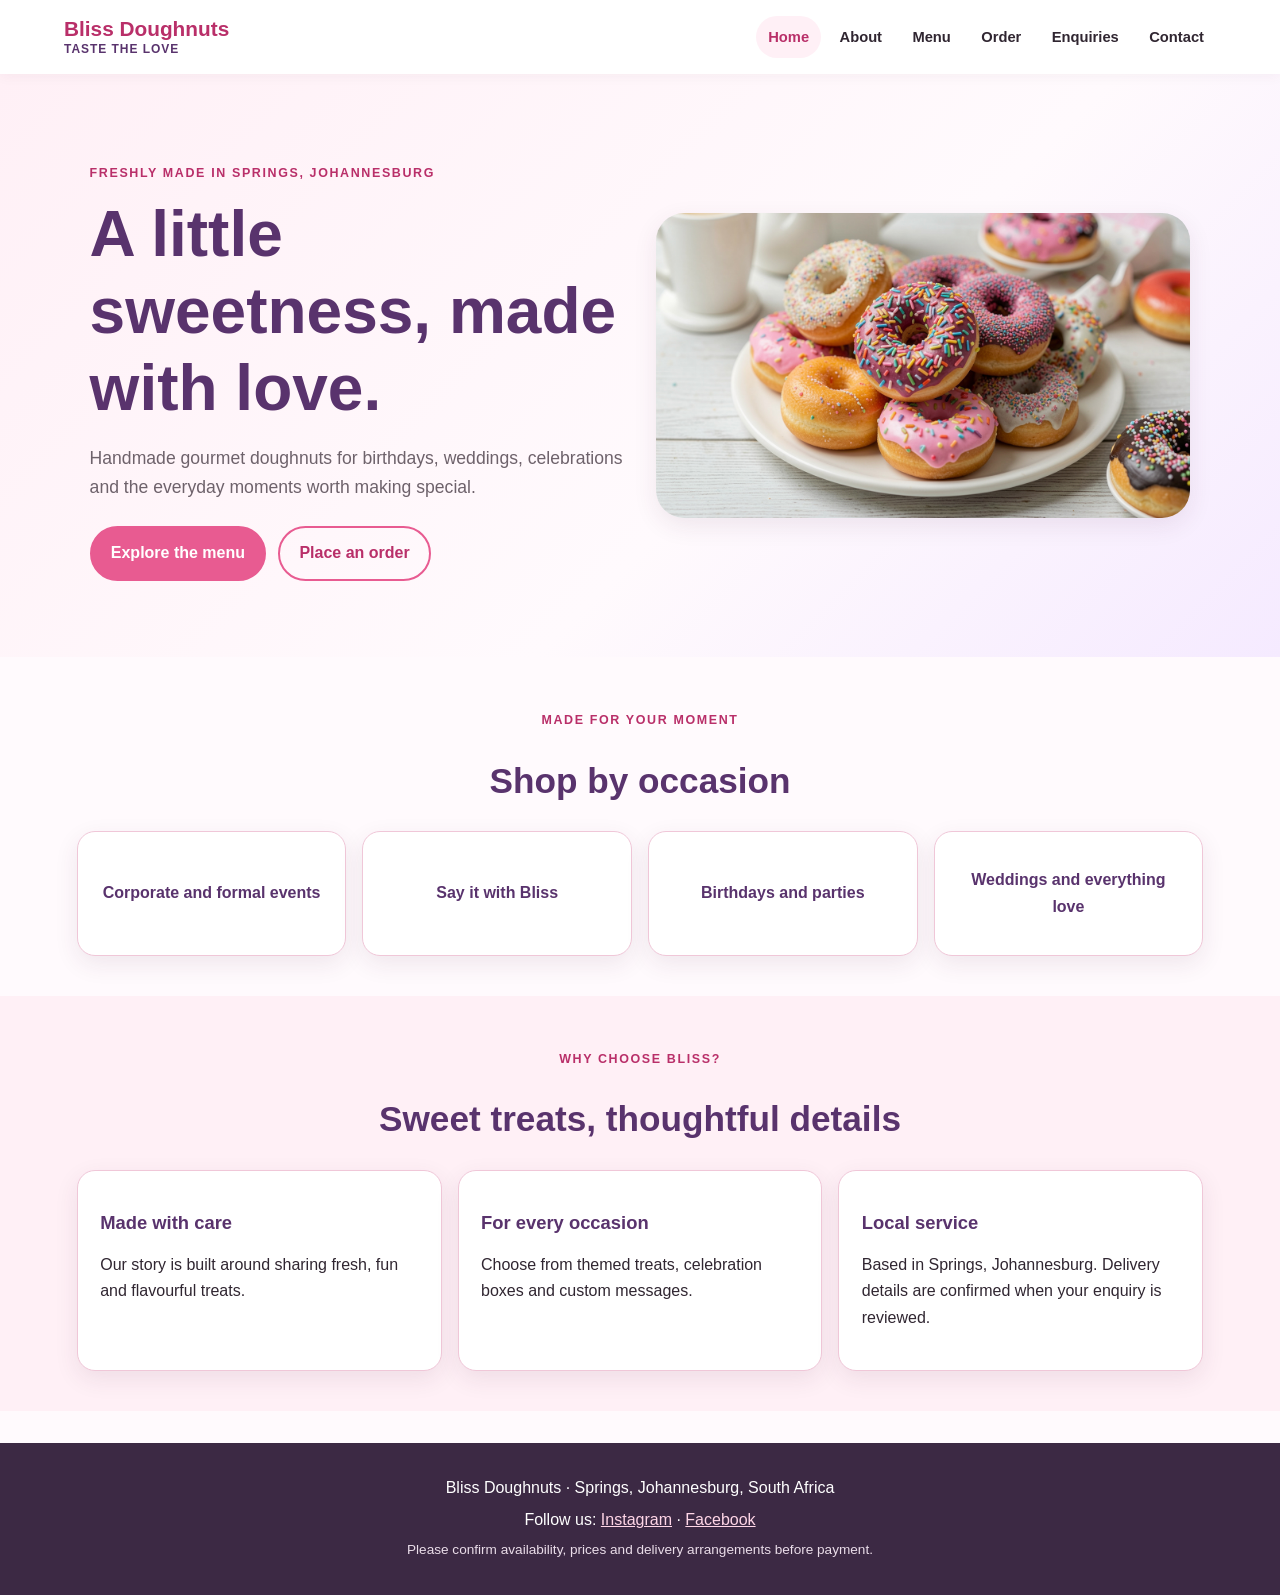
<file: bliss_doughnuts_part3/index.html>
<!DOCTYPE html>
<html lang="en-ZA">
<head>
  <meta charset="UTF-8">
  <meta name="viewport" content="width=device-width, initial-scale=1">
  <title>Bliss Doughnuts | Handmade Gourmet Doughnuts in Springs</title>
  <meta name="description" content="Discover fresh, handmade gourmet doughnuts from Bliss Doughnuts in Springs, Johannesburg. Order treats for birthdays, weddings and special occasions.">
  <meta name="keywords" content="Bliss Doughnuts, gourmet doughnuts Springs, doughnuts Johannesburg, birthday doughnuts, wedding doughnuts, order doughnuts online">
  <meta name="robots" content="index, follow">
  <link rel="canonical" href="https://otilemadonsela-prog.github.io/bliss-doughnuts/index.html">
  <link rel="stylesheet" href="style.css"href="style.css">
  <script src="script.js" defer></script>
</head>
<body>
  <a class="skip-link" href="#main">Skip to content</a>
  <header class="site-header">
    <a class="brand" href="index.html" aria-label="Bliss Doughnuts home">Bliss Doughnuts <span>Taste the love</span></a>
    <button class="menu-toggle" type="button" aria-expanded="false" aria-controls="site-nav">☰ <span class="sr-only">Toggle navigation</span></button>
    <nav id="site-nav" class="site-nav" aria-label="Main navigation">
      <a href="index.html" aria-current="page">Home</a>
      <a href="about.html">About</a>
      <a href="menu.html">Menu</a>
      <a href="order.html">Order</a>
      <a href="enquiry.html">Enquiries</a>
      <a href="contact.html">Contact</a>
    </nav>
  </header>
  <main id="main">
    <section class="hero">
      <div class="hero-copy">
        <p class="eyebrow">Freshly made in Springs, Johannesburg</p>
        <h1>A little sweetness, made with love.</h1>
        <p>Handmade gourmet doughnuts for birthdays, weddings, celebrations and the everyday moments worth making special.</p>
        <div class="button-row"><a class="button" href="menu.html">Explore the menu</a><a class="button button-outline" href="order.html">Place an order</a></div>
      </div>
      <img class="hero-image" src="images/magnific_doughnuts_rggCAjTxtc.jpg" alt="Freshly decorated gourmet doughnuts from Bliss Doughnuts" width="700" height="500">
    </section>
    <section class="section">
      <div class="section-heading"><p class="eyebrow">Made for your moment</p><h2>Shop by occasion</h2></div>
      <div class="occasion-grid">
        <a class="occasion-card" href="menu.html#corporate">Corporate and formal events</a>
        <a class="occasion-card" href="menu.html#messages">Say it with Bliss</a>
        <a class="occasion-card" href="menu.html#birthdays">Birthdays and parties</a>
        <a class="occasion-card" href="menu.html#weddings">Weddings and everything love</a>
      </div>
    </section>
    <section class="section highlight">
      <p class="eyebrow">Why choose Bliss?</p><h2>Sweet treats, thoughtful details</h2>
      <div class="feature-grid">
        <article><h3>Made with care</h3><p>Our story is built around sharing fresh, fun and flavourful treats.</p></article>
        <article><h3>For every occasion</h3><p>Choose from themed treats, celebration boxes and custom messages.</p></article>
        <article><h3>Local service</h3><p>Based in Springs, Johannesburg. Delivery details are confirmed when your enquiry is reviewed.</p></article>
      </div>
    </section>
  </main>
  <footer class="site-footer"><p>Bliss Doughnuts · Springs, Johannesburg, South Africa</p><p>Follow us: <a href="https://instagram.com/blissdoughnut" target="_blank" rel="noopener noreferrer">Instagram</a> · <a href="https://facebook.com/blissdoughnut" target="_blank" rel="noopener noreferrer">Facebook</a></p><p class="small">Please confirm availability, prices and delivery arrangements before payment.</p></footer>
</body>
</html>
</file>
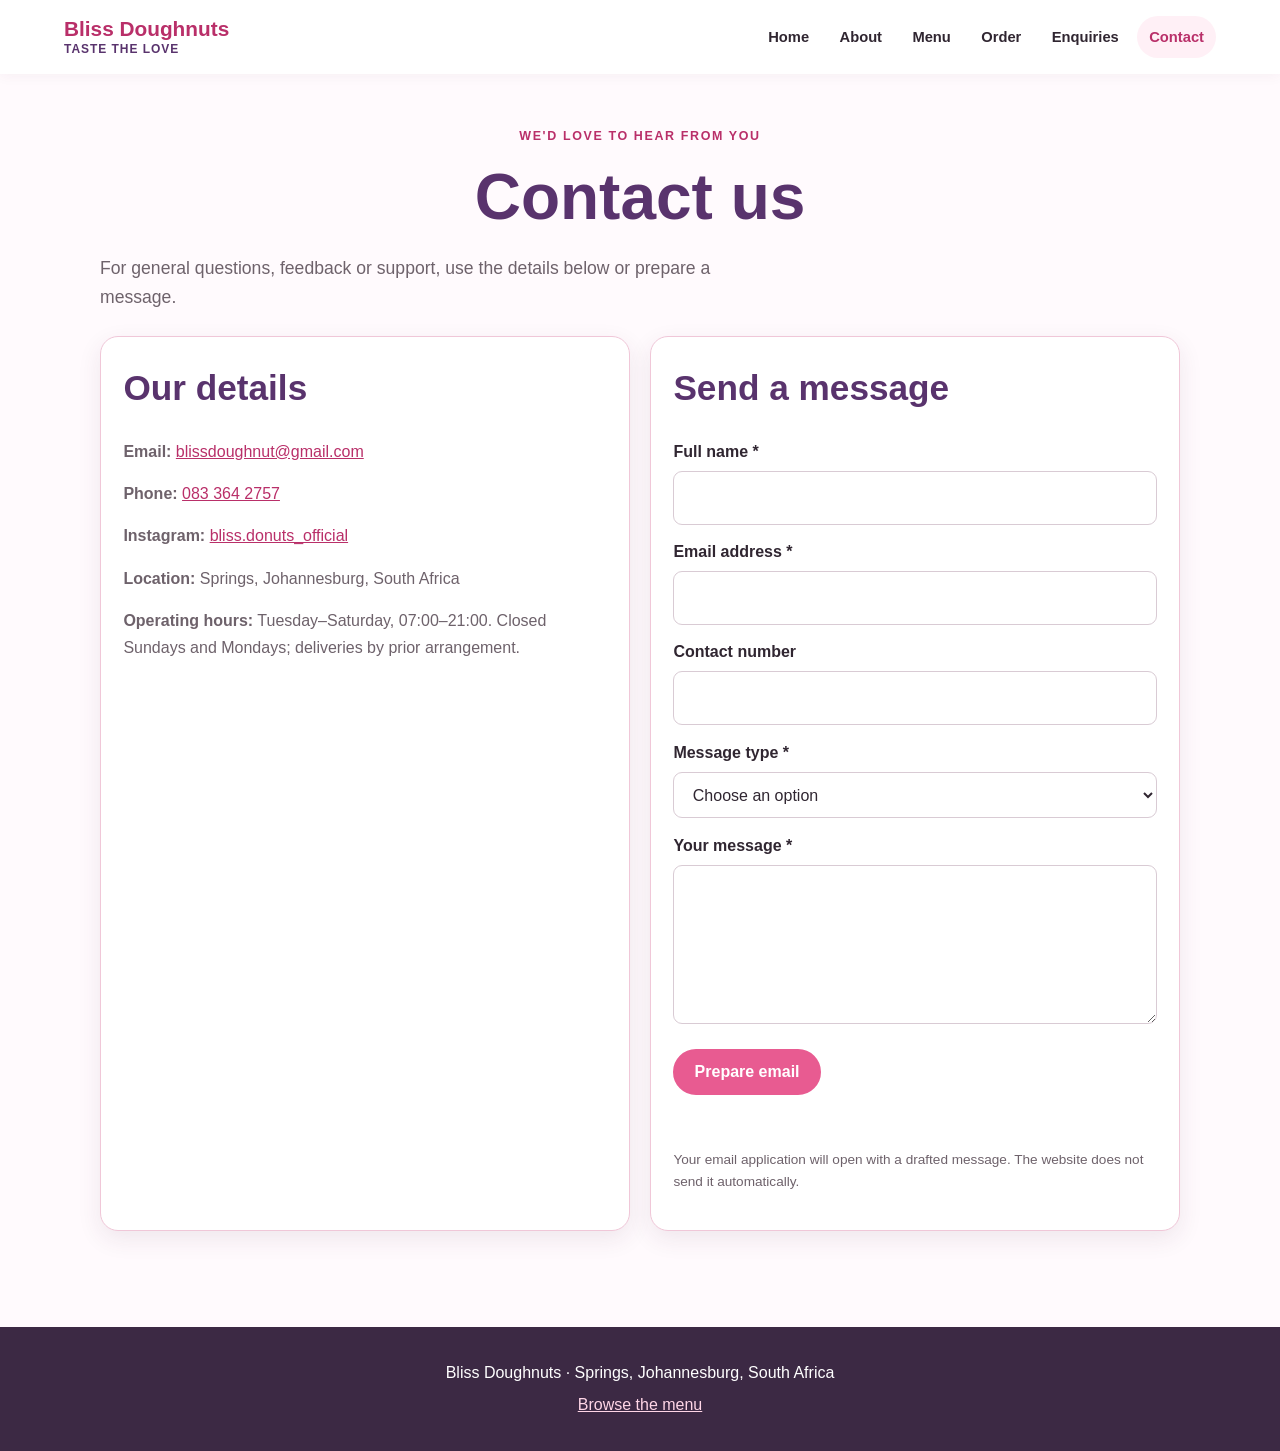
<file: contact.html>
<!DOCTYPE html>
<html lang="en-ZA">
<head>
  <meta charset="UTF-8"><meta name="viewport" content="width=device-width, initial-scale=1">
  <title>Contact Bliss Doughnuts | Springs, Johannesburg</title>
  <meta name="description" content="Contact Bliss Doughnuts in Springs, Johannesburg, by email or phone, or prepare a general message using the contact form.">
  <meta name="keywords" content="contact Bliss Doughnuts, doughnut shop Springs, Bliss Doughnuts email and phone">
  <meta name="robots" content="index, follow"><link rel="canonical" href="https://example.com/contact.html">
  <link rel="stylesheet" href="style.css"><script src="script.js" defer></script>
</head>
<body>
  <a class="skip-link" href="#main">Skip to content</a>
  <header class="site-header"><a class="brand" href="index.html">Bliss Doughnuts <span>Taste the love</span></a><button class="menu-toggle" type="button" aria-expanded="false" aria-controls="site-nav">☰ <span class="sr-only">Toggle navigation</span></button><nav id="site-nav" class="site-nav" aria-label="Main navigation"><a href="index.html">Home</a><a href="about.html">About</a><a href="menu.html">Menu</a><a href="order.html">Order</a><a href="enquiry.html">Enquiries</a><a href="contact.html" aria-current="page">Contact</a></nav></header>
  <main id="main" class="content-wrap">
    <p class="eyebrow">We'd love to hear from you</p><h1>Contact us</h1><p class="lead">For general questions, feedback or support, use the details below or prepare a message.</p>
    <div class="two-column">
      <section class="panel"><h2>Our details</h2><p><strong>Email:</strong> <a href="mailto:blissdoughnut@gmail.com">blissdoughnut@gmail.com</a></p><p><strong>Phone:</strong> <a href="tel:+27833642757">083 364 2757</a></p><p><strong>Instagram:</strong> <a href="https://www.instagram.com/bliss.donuts_official" target="_blank" rel="noopener noreferrer">bliss.donuts_official</a></p><p><strong>Location:</strong> Springs, Johannesburg, South Africa</p><p><strong>Operating hours:</strong> Tuesday–Saturday, 07:00–21:00. Closed Sundays and Mondays; deliveries by prior arrangement.</p></section>
      <section class="panel"><h2>Send a message</h2><form id="contact-form" class="contact-form" novalidate>
        <label for="contact-name">Full name *</label><input id="contact-name" name="name" type="text" autocomplete="name" minlength="2" required>
        <label for="contact-email">Email address *</label><input id="contact-email" name="email" type="email" autocomplete="email" required>
        <label for="contact-phone">Contact number</label><input id="contact-phone" name="phone" type="tel" autocomplete="tel" pattern="[0-9+() -]{7,20}" title="Enter a valid phone number using 7 to 20 digits or common phone symbols.">
        <label for="contact-type">Message type *</label><select id="contact-type" name="type" required><option value="">Choose an option</option><option>General enquiry</option><option>Customer support</option><option>Feedback</option><option>Complaint</option><option>Other</option></select>
        <label for="contact-message">Your message *</label><textarea id="contact-message" name="message" rows="5" minlength="10" required></textarea>
        <button class="button" type="submit">Prepare email</button><p id="contact-status" class="form-message" role="status" aria-live="polite"></p>
        <p class="small">Your email application will open with a drafted message. The website does not send it automatically.</p>
      </form></section>
    </div>
  </main>
  <footer class="site-footer"><p>Bliss Doughnuts · Springs, Johannesburg, South Africa</p><p><a href="menu.html">Browse the menu</a></p></footer>
</body>
</html>
</file>
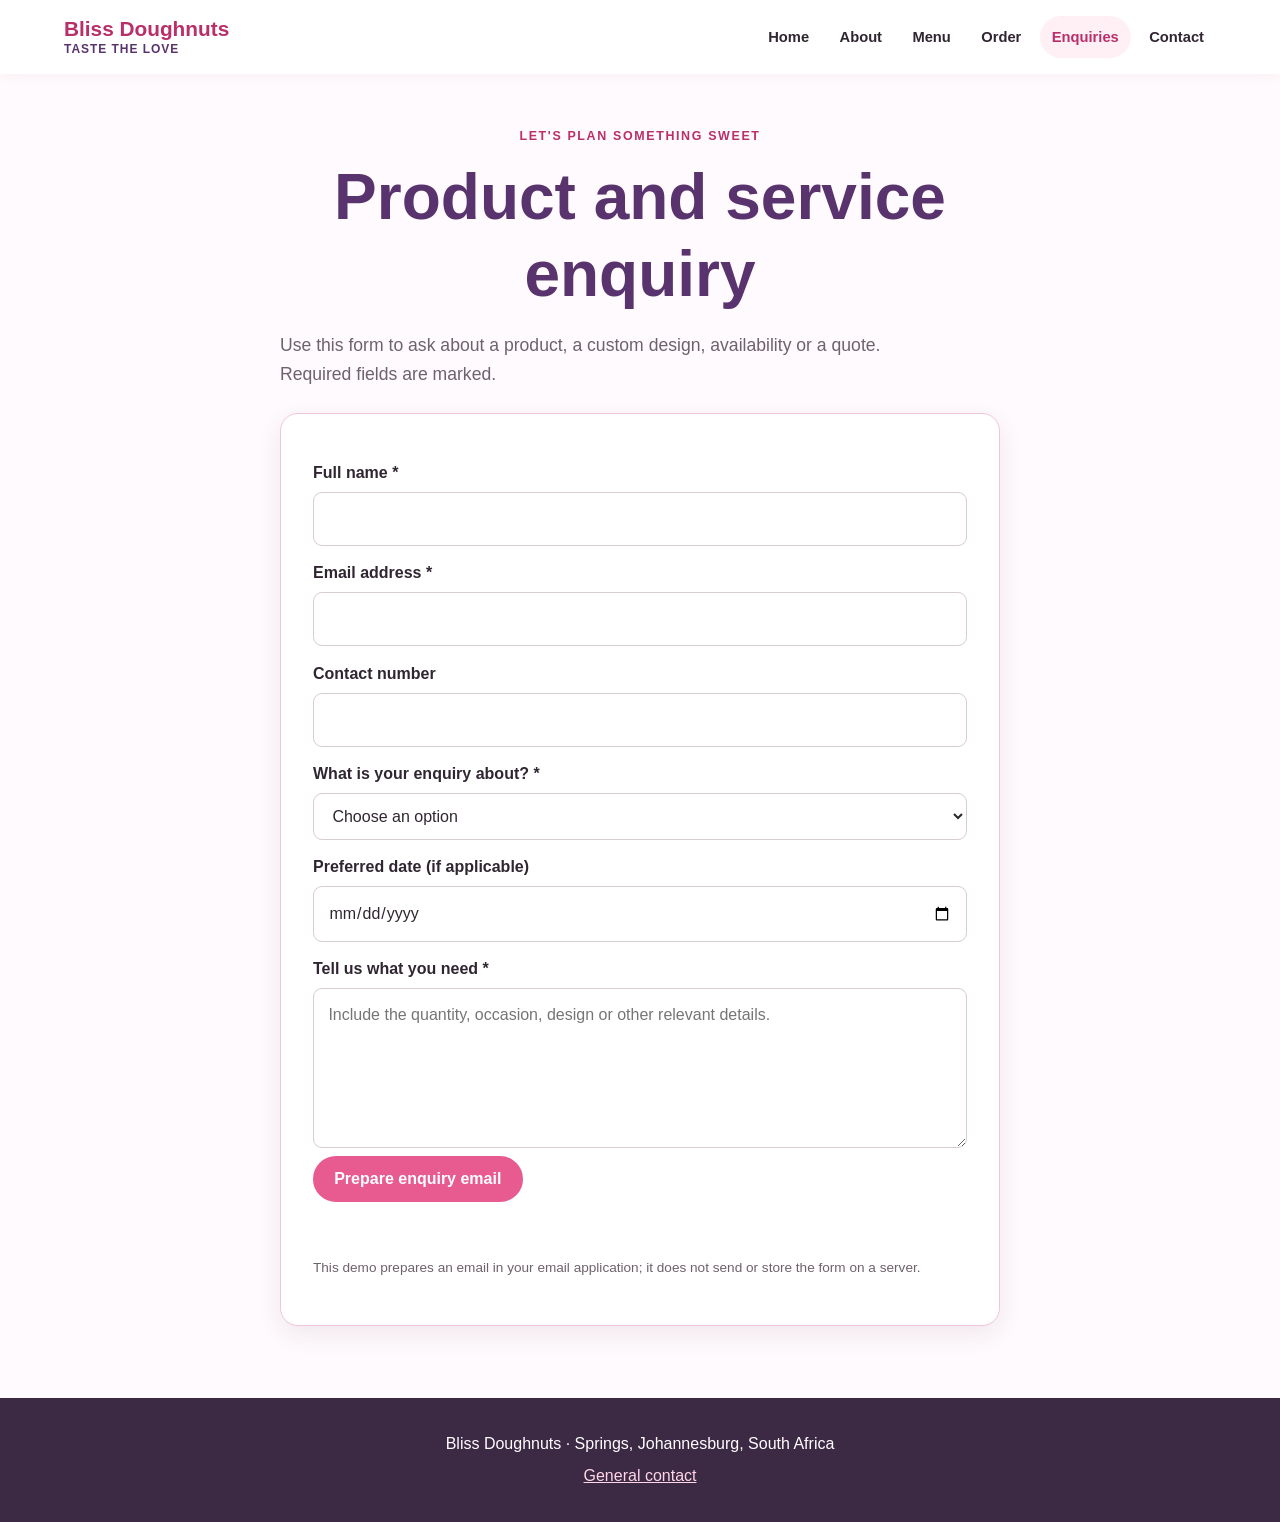
<file: enquiry.html>
<!DOCTYPE html>
<html lang="en-ZA">
<head>
  <meta charset="UTF-8"><meta name="viewport" content="width=device-width, initial-scale=1">
  <title>Product and Service Enquiries | Bliss Doughnuts</title>
  <meta name="description" content="Ask Bliss Doughnuts about product availability, custom designs, prices, sponsorships or volunteering opportunities.">
  <meta name="keywords" content="doughnut enquiry Springs, custom doughnut quote, Bliss Doughnuts availability">
  <meta name="robots" content="index, follow"><link rel="canonical" href="https://example.com/enquiry.html">
  <link rel="stylesheet" href="style.css"><script src="script.js" defer></script>
</head>
<body>
  <a class="skip-link" href="#main">Skip to content</a>
  <header class="site-header"><a class="brand" href="index.html">Bliss Doughnuts <span>Taste the love</span></a><button class="menu-toggle" type="button" aria-expanded="false" aria-controls="site-nav">☰ <span class="sr-only">Toggle navigation</span></button><nav id="site-nav" class="site-nav" aria-label="Main navigation"><a href="index.html">Home</a><a href="about.html">About</a><a href="menu.html">Menu</a><a href="order.html">Order</a><a href="enquiry.html" aria-current="page">Enquiries</a><a href="contact.html">Contact</a></nav></header>
  <main id="main" class="content-wrap narrow">
    <p class="eyebrow">Let's plan something sweet</p><h1>Product and service enquiry</h1><p class="lead">Use this form to ask about a product, a custom design, availability or a quote. Required fields are marked.</p>
    <form id="enquiry-form" class="form-card" novalidate>
      <label for="enquiry-name">Full name *</label><input id="enquiry-name" name="name" type="text" autocomplete="name" minlength="2" required>
      <label for="enquiry-email">Email address *</label><input id="enquiry-email" name="email" type="email" autocomplete="email" required>
      <label for="enquiry-phone">Contact number</label><input id="enquiry-phone" name="phone" type="tel" autocomplete="tel" pattern="[0-9+() -]{7,20}" title="Enter a valid phone number using 7 to 20 digits or common phone symbols.">
      <label for="enquiry-type">What is your enquiry about? *</label><select id="enquiry-type" name="type" required><option value="">Choose an option</option><option>Product availability</option><option>Custom doughnut design</option><option>Price quote</option><option>Sponsorship</option><option>Volunteering</option><option>Other</option></select>
      <label for="enquiry-date">Preferred date (if applicable)</label><input id="enquiry-date" name="date" type="date">
      <label for="enquiry-details">Tell us what you need *</label><textarea id="enquiry-details" name="details" rows="5" minlength="10" required placeholder="Include the quantity, occasion, design or other relevant details."></textarea>
      <button class="button" type="submit">Prepare enquiry email</button><p class="form-message" id="enquiry-message" role="status" aria-live="polite"></p>
      <p class="small">This demo prepares an email in your email application; it does not send or store the form on a server.</p>
    </form>
  </main>
  <footer class="site-footer"><p>Bliss Doughnuts · Springs, Johannesburg, South Africa</p><p><a href="contact.html">General contact</a></p></footer>
</body>
</html>
</file>
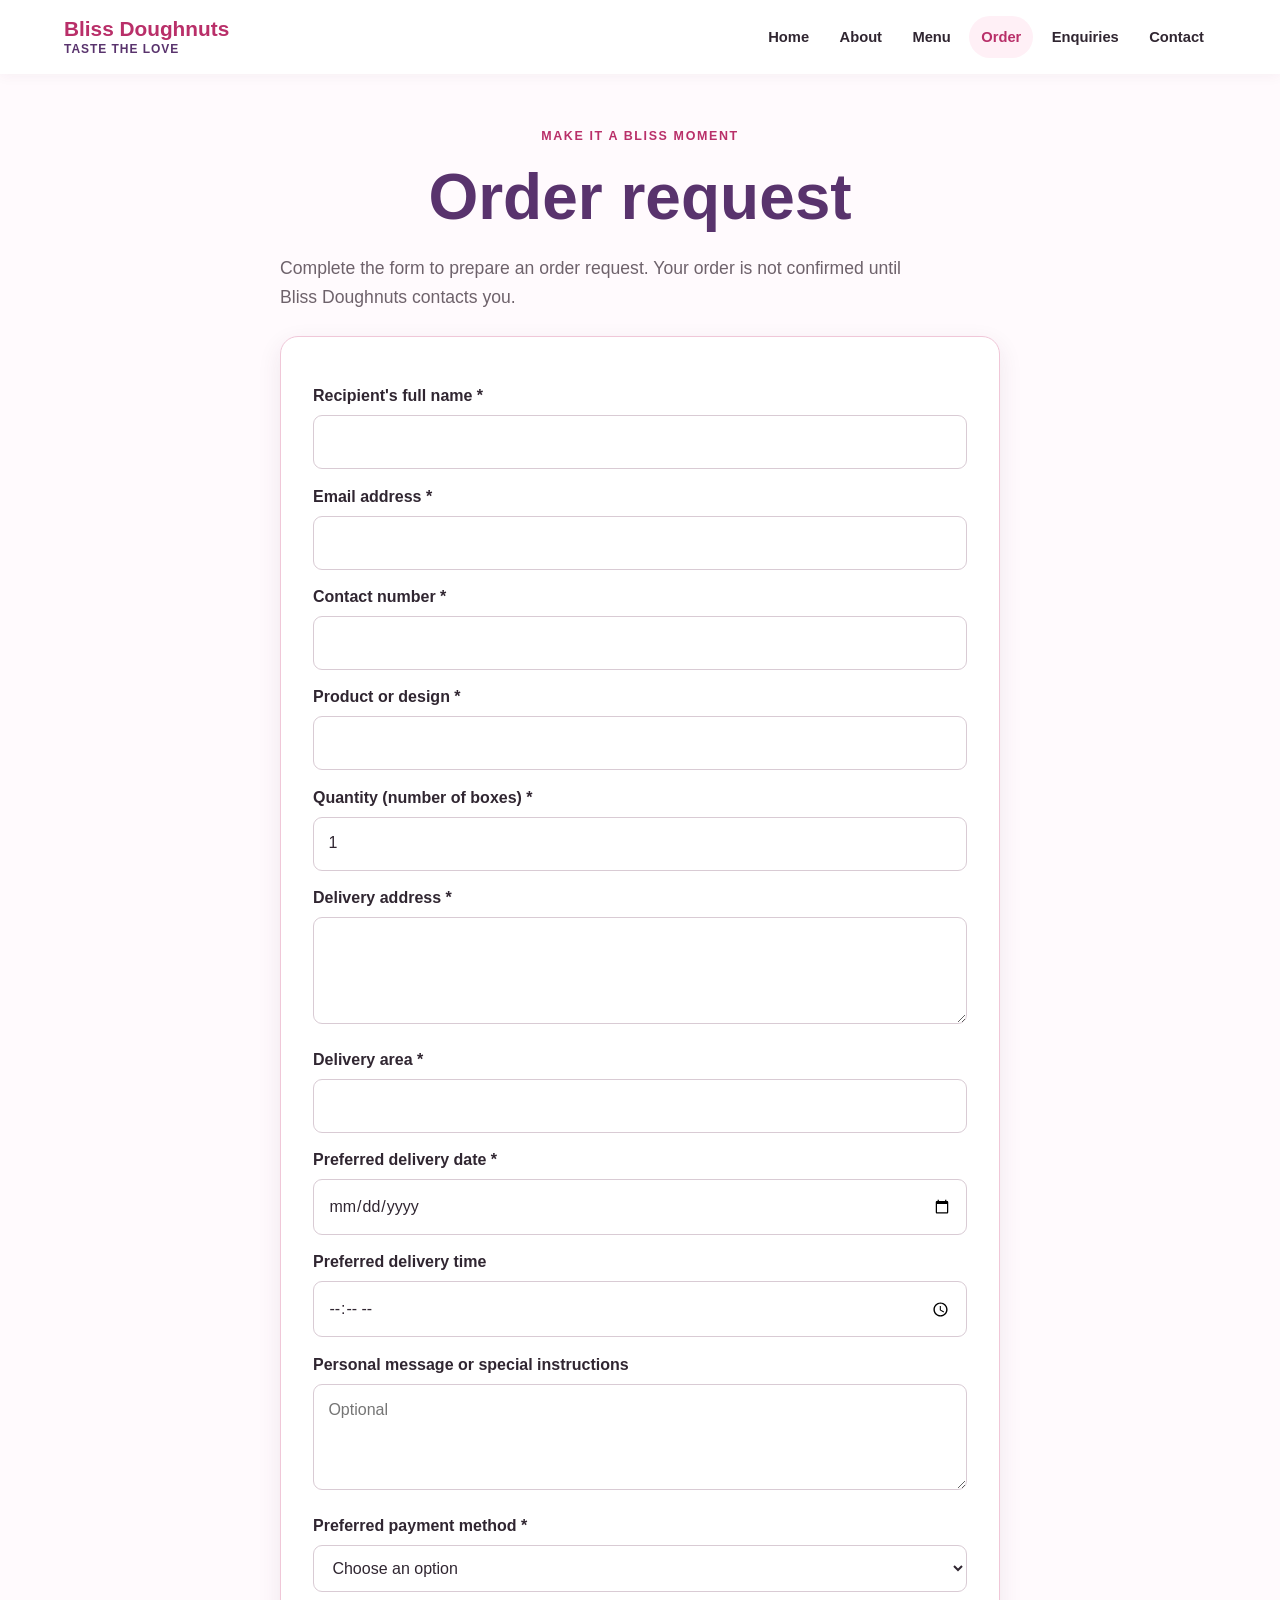
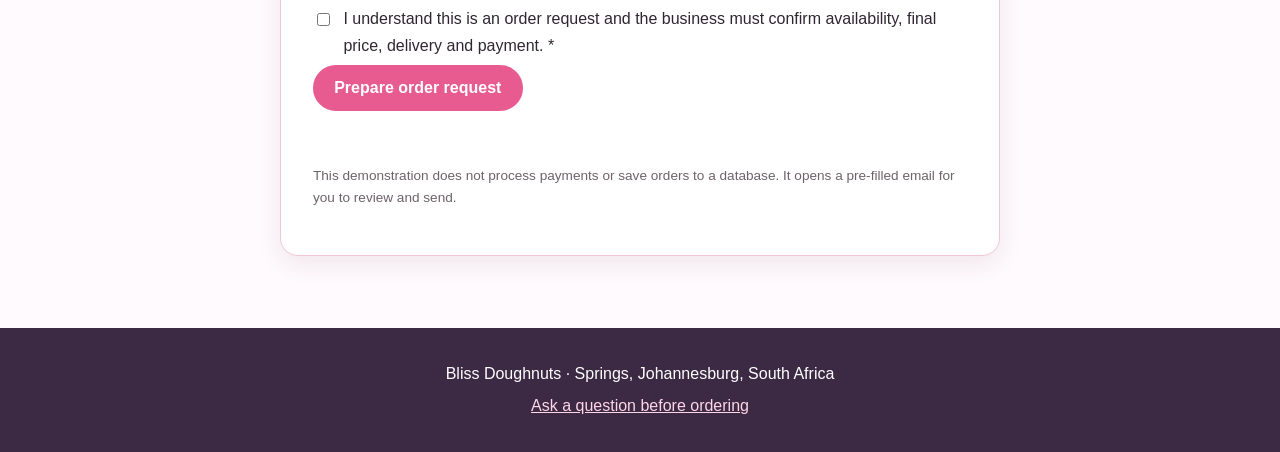
<file: order.html>
<!DOCTYPE html>
<html lang="en-ZA">
<head>
  <meta charset="UTF-8"><meta name="viewport" content="width=device-width, initial-scale=1">
  <title>Order Doughnuts | Bliss Doughnuts Springs</title>
  <meta name="description" content="Send an order request for Bliss Doughnuts. Provide your selected treats, delivery details and preferred date for confirmation.">
  <meta name="keywords" content="order doughnuts online, Bliss Doughnuts delivery, Springs doughnut order">
  <meta name="robots" content="index, follow"><link rel="canonical" href="https://example.com/order.html">
  <link rel="stylesheet" href="style.css"><script src="script.js" defer></script>
</head>
<body>
  <a class="skip-link" href="#main">Skip to content</a>
  <header class="site-header"><a class="brand" href="index.html">Bliss Doughnuts <span>Taste the love</span></a><button class="menu-toggle" type="button" aria-expanded="false" aria-controls="site-nav">☰ <span class="sr-only">Toggle navigation</span></button><nav id="site-nav" class="site-nav" aria-label="Main navigation"><a href="index.html">Home</a><a href="about.html">About</a><a href="menu.html">Menu</a><a href="order.html" aria-current="page">Order</a><a href="enquiry.html">Enquiries</a><a href="contact.html">Contact</a></nav></header>
  <main id="main" class="content-wrap narrow">
    <p class="eyebrow">Make it a Bliss moment</p><h1>Order request</h1><p class="lead">Complete the form to prepare an order request. Your order is not confirmed until Bliss Doughnuts contacts you.</p>
    <form id="order-form" class="form-card" novalidate>
      <label for="order-name">Recipient's full name *</label><input id="order-name" name="name" type="text" autocomplete="name" minlength="2" required>
      <label for="order-email">Email address *</label><input id="order-email" name="email" type="email" autocomplete="email" required>
      <label for="order-phone">Contact number *</label><input id="order-phone" name="phone" type="tel" autocomplete="tel" pattern="[0-9+() -]{7,20}" required title="Enter a valid phone number using 7 to 20 digits or common phone symbols.">
      <label for="order-product">Product or design *</label><input id="order-product" name="product" type="text" required>
      <label for="order-quantity">Quantity (number of boxes) *</label><input id="order-quantity" name="quantity" type="number" min="1" max="100" value="1" required>
      <label for="order-address">Delivery address *</label><textarea id="order-address" name="address" rows="3" required minlength="5"></textarea>
      <label for="order-area">Delivery area *</label><input id="order-area" name="area" type="text" required>
      <label for="order-date">Preferred delivery date *</label><input id="order-date" name="date" type="date" required>
      <label for="order-time">Preferred delivery time</label><input id="order-time" name="time" type="time">
      <label for="order-message">Personal message or special instructions</label><textarea id="order-message" name="message" rows="3" placeholder="Optional"></textarea>
      <label for="order-payment">Preferred payment method *</label><select id="order-payment" name="payment" required><option value="">Choose an option</option><option>Card payment (to be arranged)</option><option>Cash on delivery (subject to confirmation)</option><option>Other / discuss with the business</option></select>
      <label class="check-row"><input type="checkbox" name="terms" required> I understand this is an order request and the business must confirm availability, final price, delivery and payment. *</label>
      <button class="button" type="submit">Prepare order request</button><p id="order-status" class="form-message" role="status" aria-live="polite"></p>
      <p class="small">This demonstration does not process payments or save orders to a database. It opens a pre-filled email for you to review and send.</p>
    </form>
  </main>
  <footer class="site-footer"><p>Bliss Doughnuts · Springs, Johannesburg, South Africa</p><p><a href="enquiry.html">Ask a question before ordering</a></p></footer>
</body>
</html>
</file>
<file: bliss_doughnuts_part3/style.css>
:root{--pink:#e85b91;--pink-dark:#b92f69;--pink-pale:#fff0f6;--purple:#59336d;--ink:#302631;--muted:#6e626b;--white:#fff;--line:#f0c7d8;--shadow:0 8px 24px rgba(78,35,62,.09)}
*{box-sizing:border-box}
html{scroll-behavior:smooth}
body{margin:0;background:#fffafd;color:var(--ink);font-family:Arial,Helvetica,sans-serif;line-height:1.65}
img{max-width:100%;height:auto}
a{color:var(--pink-dark)}
a:hover{text-decoration-thickness:2px}
a:focus-visible,button:focus-visible,input:focus-visible,select:focus-visible,textarea:focus-visible{outline:3px solid var(--purple);outline-offset:3px}
.skip-link{position:absolute;left:-9999px;top:auto}.skip-link:focus{left:1rem;top:1rem;background:white;padding:.75rem;z-index:1000}
.sr-only{position:absolute;width:1px;height:1px;padding:0;margin:-1px;overflow:hidden;clip:rect(0,0,0,0);white-space:nowrap;border:0}
.site-header{display:flex;align-items:center;justify-content:space-between;gap:1.5rem;padding:1rem clamp(1rem,5vw,4rem);background:#fff;box-shadow:0 2px 12px #5a25410d;position:sticky;top:0;z-index:10}
.brand{font-weight:800;font-size:1.3rem;text-decoration:none;color:var(--pink-dark);line-height:1.2}.brand span{display:block;font-size:.75rem;letter-spacing:.08em;text-transform:uppercase;color:var(--purple)}
.site-nav{display:flex;align-items:center;gap:.4rem;flex-wrap:wrap}.site-nav a{padding:.55rem .75rem;border-radius:999px;text-decoration:none;color:var(--ink);font-weight:700;font-size:.92rem}.site-nav a:hover,.site-nav a[aria-current=page]{background:var(--pink-pale);color:var(--pink-dark)}
.menu-toggle{display:none;border:0;background:var(--pink);color:white;border-radius:8px;padding:.55rem .8rem;font-size:1.1rem}
.hero{display:grid;grid-template-columns:1fr 1fr;gap:2rem;align-items:center;padding:clamp(2rem,6vw,5rem) clamp(1rem,7vw,6rem);background:linear-gradient(135deg,#fff0f6,#fffafd 60%,#f5eaff)}
.hero-copy{max-width:620px}.eyebrow{text-transform:uppercase;letter-spacing:.13em;font-size:.78rem;font-weight:800;color:var(--pink-dark)}
h1,h2,h3{line-height:1.2;color:var(--purple)}h1{font-size:clamp(2.2rem,5vw,4rem);margin:.4rem 0 1rem}h2{font-size:clamp(1.5rem,3vw,2.2rem)}h3{font-size:1.15rem}
.hero-copy>p:not(.eyebrow),.lead{font-size:1.1rem;color:var(--muted);max-width:65ch}
.hero-image{width:100%;max-height:480px;object-fit:cover;border-radius:28px;box-shadow:var(--shadow)}
.button-row{display:flex;gap:.75rem;flex-wrap:wrap;margin-top:1.5rem}.button{display:inline-block;border:2px solid var(--pink);border-radius:999px;padding:.75rem 1.2rem;background:var(--pink);color:white;font-weight:800;text-decoration:none;cursor:pointer;font-size:1rem}.button:hover{background:var(--pink-dark);border-color:var(--pink-dark);color:white}.button-outline{background:transparent;color:var(--pink-dark)}.button-outline:hover{color:white}.button-small{font-size:.9rem;padding:.55rem .9rem;margin-top:auto}
.section{padding:2.5rem clamp(1rem,6vw,5rem)}.section-heading{text-align:center}.section-heading .eyebrow{margin-bottom:0}
.occasion-grid,.feature-grid{display:grid;grid-template-columns:repeat(4,minmax(0,1fr));gap:1rem;margin-top:1.5rem}.occasion-card{min-height:125px;display:flex;align-items:center;justify-content:center;text-align:center;padding:1.25rem;background:white;border:1px solid var(--line);border-radius:18px;box-shadow:var(--shadow);font-weight:800;text-decoration:none;color:var(--purple)}.occasion-card:hover{transform:translateY(-3px);border-color:var(--pink)}
.highlight{background:var(--pink-pale);text-align:center}.feature-grid{grid-template-columns:repeat(3,minmax(0,1fr));text-align:left}.feature-grid article,.panel{background:white;border:1px solid var(--line);border-radius:18px;padding:1.4rem;box-shadow:var(--shadow)}
.site-footer{background:#3c2944;color:white;text-align:center;padding:1.7rem 1rem;margin-top:2rem}.site-footer a{color:#ffd6e7}.site-footer p{margin:.35rem 0}.small{font-size:.85rem;color:var(--muted)}.site-footer .small{color:#eadde9}
.content-wrap{max-width:1120px;margin:0 auto;padding:2.5rem 1.25rem}.content-wrap>h1{text-align:center}.content-wrap>.eyebrow{text-align:center}.narrow{max-width:760px}.center{text-align:center;margin:2rem 0}
.two-column{display:grid;grid-template-columns:repeat(2,minmax(0,1fr));gap:1.25rem;margin:1.5rem 0}.content-image{width:100%;height:250px;object-fit:cover;border-radius:12px;cursor:zoom-in}.panel h2{margin-top:.5rem}.panel p{color:var(--muted)}
.search-tools{display:grid;grid-template-columns:auto minmax(180px,1fr) auto minmax(150px,.7fr);align-items:center;gap:.7rem;padding:1rem;background:var(--pink-pale);border-radius:14px;margin:1.5rem 0}.search-tools p{grid-column:1/-1;margin:0;font-size:.9rem;color:var(--muted)}
.product-grid{display:grid;grid-template-columns:repeat(3,minmax(0,1fr));gap:1rem}.product{display:flex;flex-direction:column;gap:.55rem;background:white;padding:1rem;border:1px solid var(--line);border-radius:18px;box-shadow:var(--shadow)}.product img{width:100%;height:190px;object-fit:cover;border-radius:12px;cursor:zoom-in}.product h3,.product p{margin:.15rem 0}.price{font-weight:800;color:var(--pink-dark)}
.form-card{background:white;border:1px solid var(--line);border-radius:18px;padding:clamp(1rem,4vw,2rem);box-shadow:var(--shadow);margin-top:1.5rem}.form-card label,.contact-form label{display:block;font-weight:700;margin:.9rem 0 .35rem}.form-card input:not([type=checkbox]),.form-card select,.form-card textarea,.contact-form input,.contact-form select,.contact-form textarea,.search-tools input,.search-tools select{width:100%;padding:.8rem .9rem;border:1px solid #d9cbd4;border-radius:9px;background:white;color:var(--ink);font:inherit}.form-card textarea,.contact-form textarea{resize:vertical}.form-card input:focus,.form-card select:focus,.form-card textarea:focus{border-color:var(--pink)}
.check-row{display:flex!important;align-items:flex-start;gap:.65rem;font-weight:400!important}.check-row input{margin-top:.4rem;flex-shrink:0}.form-message{font-weight:700;min-height:1.4em;color:var(--pink-dark)}.notice{padding:1rem;background:var(--pink-pale);border-radius:12px}.contact-form .button{margin-top:1rem}
.lightbox{position:fixed;inset:0;z-index:100;background:rgba(25,14,27,.92);display:flex;flex-direction:column;align-items:center;justify-content:center;padding:2rem}.lightbox[hidden]{display:none}.lightbox img{max-width:90vw;max-height:78vh;object-fit:contain;border-radius:12px}.lightbox p{color:white}.lightbox-close{position:absolute;right:1.5rem;top:1rem;background:transparent;border:0;color:white;font-size:2.5rem;cursor:pointer}
@media(max-width:850px){.site-header{flex-wrap:wrap}.menu-toggle{display:block}.site-nav{display:none;width:100%;flex-direction:column;align-items:stretch}.site-nav.open{display:flex}.site-nav a{border-radius:8px}.hero{grid-template-columns:1fr}.hero-image{max-height:360px}.occasion-grid{grid-template-columns:repeat(2,minmax(0,1fr))}.product-grid{grid-template-columns:repeat(2,minmax(0,1fr))}.search-tools{grid-template-columns:1fr 2fr}.search-tools p{grid-column:1/-1}}
@media(max-width:560px){.feature-grid,.two-column,.product-grid{grid-template-columns:1fr}.occasion-grid{grid-template-columns:1fr 1fr}.product img{height:230px}.hero{padding-top:2rem}.site-header{position:static}.content-wrap{padding-top:1.5rem}.search-tools{grid-template-columns:1fr}.search-tools p{grid-column:auto}}
@media(prefers-reduced-motion:reduce){html{scroll-behavior:auto}*,*::before,*::after{animation-duration:.01ms!important;transition-duration:.01ms!important}}
</file>
<file: style.css>
:root{--pink:#e85b91;--pink-dark:#b92f69;--pink-pale:#fff0f6;--purple:#59336d;--ink:#302631;--muted:#6e626b;--white:#fff;--line:#f0c7d8;--shadow:0 8px 24px rgba(78,35,62,.09)}
*{box-sizing:border-box}
html{scroll-behavior:smooth}
body{margin:0;background:#fffafd;color:var(--ink);font-family:Arial,Helvetica,sans-serif;line-height:1.65}
img{max-width:100%;height:auto}
a{color:var(--pink-dark)}
a:hover{text-decoration-thickness:2px}
a:focus-visible,button:focus-visible,input:focus-visible,select:focus-visible,textarea:focus-visible{outline:3px solid var(--purple);outline-offset:3px}
.skip-link{position:absolute;left:-9999px;top:auto}.skip-link:focus{left:1rem;top:1rem;background:white;padding:.75rem;z-index:1000}
.sr-only{position:absolute;width:1px;height:1px;padding:0;margin:-1px;overflow:hidden;clip:rect(0,0,0,0);white-space:nowrap;border:0}
.site-header{display:flex;align-items:center;justify-content:space-between;gap:1.5rem;padding:1rem clamp(1rem,5vw,4rem);background:#fff;box-shadow:0 2px 12px #5a25410d;position:sticky;top:0;z-index:10}
.brand{font-weight:800;font-size:1.3rem;text-decoration:none;color:var(--pink-dark);line-height:1.2}.brand span{display:block;font-size:.75rem;letter-spacing:.08em;text-transform:uppercase;color:var(--purple)}
.site-nav{display:flex;align-items:center;gap:.4rem;flex-wrap:wrap}.site-nav a{padding:.55rem .75rem;border-radius:999px;text-decoration:none;color:var(--ink);font-weight:700;font-size:.92rem}.site-nav a:hover,.site-nav a[aria-current=page]{background:var(--pink-pale);color:var(--pink-dark)}
.menu-toggle{display:none;border:0;background:var(--pink);color:white;border-radius:8px;padding:.55rem .8rem;font-size:1.1rem}
.hero{display:grid;grid-template-columns:1fr 1fr;gap:2rem;align-items:center;padding:clamp(2rem,6vw,5rem) clamp(1rem,7vw,6rem);background:linear-gradient(135deg,#fff0f6,#fffafd 60%,#f5eaff)}
.hero-copy{max-width:620px}.eyebrow{text-transform:uppercase;letter-spacing:.13em;font-size:.78rem;font-weight:800;color:var(--pink-dark)}
h1,h2,h3{line-height:1.2;color:var(--purple)}h1{font-size:clamp(2.2rem,5vw,4rem);margin:.4rem 0 1rem}h2{font-size:clamp(1.5rem,3vw,2.2rem)}h3{font-size:1.15rem}
.hero-copy>p:not(.eyebrow),.lead{font-size:1.1rem;color:var(--muted);max-width:65ch}
.hero-image{width:100%;max-height:480px;object-fit:cover;border-radius:28px;box-shadow:var(--shadow)}
.button-row{display:flex;gap:.75rem;flex-wrap:wrap;margin-top:1.5rem}.button{display:inline-block;border:2px solid var(--pink);border-radius:999px;padding:.75rem 1.2rem;background:var(--pink);color:white;font-weight:800;text-decoration:none;cursor:pointer;font-size:1rem}.button:hover{background:var(--pink-dark);border-color:var(--pink-dark);color:white}.button-outline{background:transparent;color:var(--pink-dark)}.button-outline:hover{color:white}.button-small{font-size:.9rem;padding:.55rem .9rem;margin-top:auto}
.section{padding:2.5rem clamp(1rem,6vw,5rem)}.section-heading{text-align:center}.section-heading .eyebrow{margin-bottom:0}
.occasion-grid,.feature-grid{display:grid;grid-template-columns:repeat(4,minmax(0,1fr));gap:1rem;margin-top:1.5rem}.occasion-card{min-height:125px;display:flex;align-items:center;justify-content:center;text-align:center;padding:1.25rem;background:white;border:1px solid var(--line);border-radius:18px;box-shadow:var(--shadow);font-weight:800;text-decoration:none;color:var(--purple)}.occasion-card:hover{transform:translateY(-3px);border-color:var(--pink)}
.highlight{background:var(--pink-pale);text-align:center}.feature-grid{grid-template-columns:repeat(3,minmax(0,1fr));text-align:left}.feature-grid article,.panel{background:white;border:1px solid var(--line);border-radius:18px;padding:1.4rem;box-shadow:var(--shadow)}
.site-footer{background:#3c2944;color:white;text-align:center;padding:1.7rem 1rem;margin-top:2rem}.site-footer a{color:#ffd6e7}.site-footer p{margin:.35rem 0}.small{font-size:.85rem;color:var(--muted)}.site-footer .small{color:#eadde9}
.content-wrap{max-width:1120px;margin:0 auto;padding:2.5rem 1.25rem}.content-wrap>h1{text-align:center}.content-wrap>.eyebrow{text-align:center}.narrow{max-width:760px}.center{text-align:center;margin:2rem 0}
.two-column{display:grid;grid-template-columns:repeat(2,minmax(0,1fr));gap:1.25rem;margin:1.5rem 0}.content-image{width:100%;height:250px;object-fit:cover;border-radius:12px;cursor:zoom-in}.panel h2{margin-top:.5rem}.panel p{color:var(--muted)}
.search-tools{display:grid;grid-template-columns:auto minmax(180px,1fr) auto minmax(150px,.7fr);align-items:center;gap:.7rem;padding:1rem;background:var(--pink-pale);border-radius:14px;margin:1.5rem 0}.search-tools p{grid-column:1/-1;margin:0;font-size:.9rem;color:var(--muted)}
.product-grid{display:grid;grid-template-columns:repeat(3,minmax(0,1fr));gap:1rem}.product{display:flex;flex-direction:column;gap:.55rem;background:white;padding:1rem;border:1px solid var(--line);border-radius:18px;box-shadow:var(--shadow)}.product img{width:100%;height:190px;object-fit:cover;border-radius:12px;cursor:zoom-in}.product h3,.product p{margin:.15rem 0}.price{font-weight:800;color:var(--pink-dark)}
.form-card{background:white;border:1px solid var(--line);border-radius:18px;padding:clamp(1rem,4vw,2rem);box-shadow:var(--shadow);margin-top:1.5rem}.form-card label,.contact-form label{display:block;font-weight:700;margin:.9rem 0 .35rem}.form-card input:not([type=checkbox]),.form-card select,.form-card textarea,.contact-form input,.contact-form select,.contact-form textarea,.search-tools input,.search-tools select{width:100%;padding:.8rem .9rem;border:1px solid #d9cbd4;border-radius:9px;background:white;color:var(--ink);font:inherit}.form-card textarea,.contact-form textarea{resize:vertical}.form-card input:focus,.form-card select:focus,.form-card textarea:focus{border-color:var(--pink)}
.check-row{display:flex!important;align-items:flex-start;gap:.65rem;font-weight:400!important}.check-row input{margin-top:.4rem;flex-shrink:0}.form-message{font-weight:700;min-height:1.4em;color:var(--pink-dark)}.notice{padding:1rem;background:var(--pink-pale);border-radius:12px}.contact-form .button{margin-top:1rem}
.lightbox{position:fixed;inset:0;z-index:100;background:rgba(25,14,27,.92);display:flex;flex-direction:column;align-items:center;justify-content:center;padding:2rem}.lightbox[hidden]{display:none}.lightbox img{max-width:90vw;max-height:78vh;object-fit:contain;border-radius:12px}.lightbox p{color:white}.lightbox-close{position:absolute;right:1.5rem;top:1rem;background:transparent;border:0;color:white;font-size:2.5rem;cursor:pointer}
@media(max-width:850px){.site-header{flex-wrap:wrap}.menu-toggle{display:block}.site-nav{display:none;width:100%;flex-direction:column;align-items:stretch}.site-nav.open{display:flex}.site-nav a{border-radius:8px}.hero{grid-template-columns:1fr}.hero-image{max-height:360px}.occasion-grid{grid-template-columns:repeat(2,minmax(0,1fr))}.product-grid{grid-template-columns:repeat(2,minmax(0,1fr))}.search-tools{grid-template-columns:1fr 2fr}.search-tools p{grid-column:1/-1}}
@media(max-width:560px){.feature-grid,.two-column,.product-grid{grid-template-columns:1fr}.occasion-grid{grid-template-columns:1fr 1fr}.product img{height:230px}.hero{padding-top:2rem}.site-header{position:static}.content-wrap{padding-top:1.5rem}.search-tools{grid-template-columns:1fr}.search-tools p{grid-column:auto}}
@media(prefers-reduced-motion:reduce){html{scroll-behavior:auto}*,*::before,*::after{animation-duration:.01ms!important;transition-duration:.01ms!important}}
</file>
